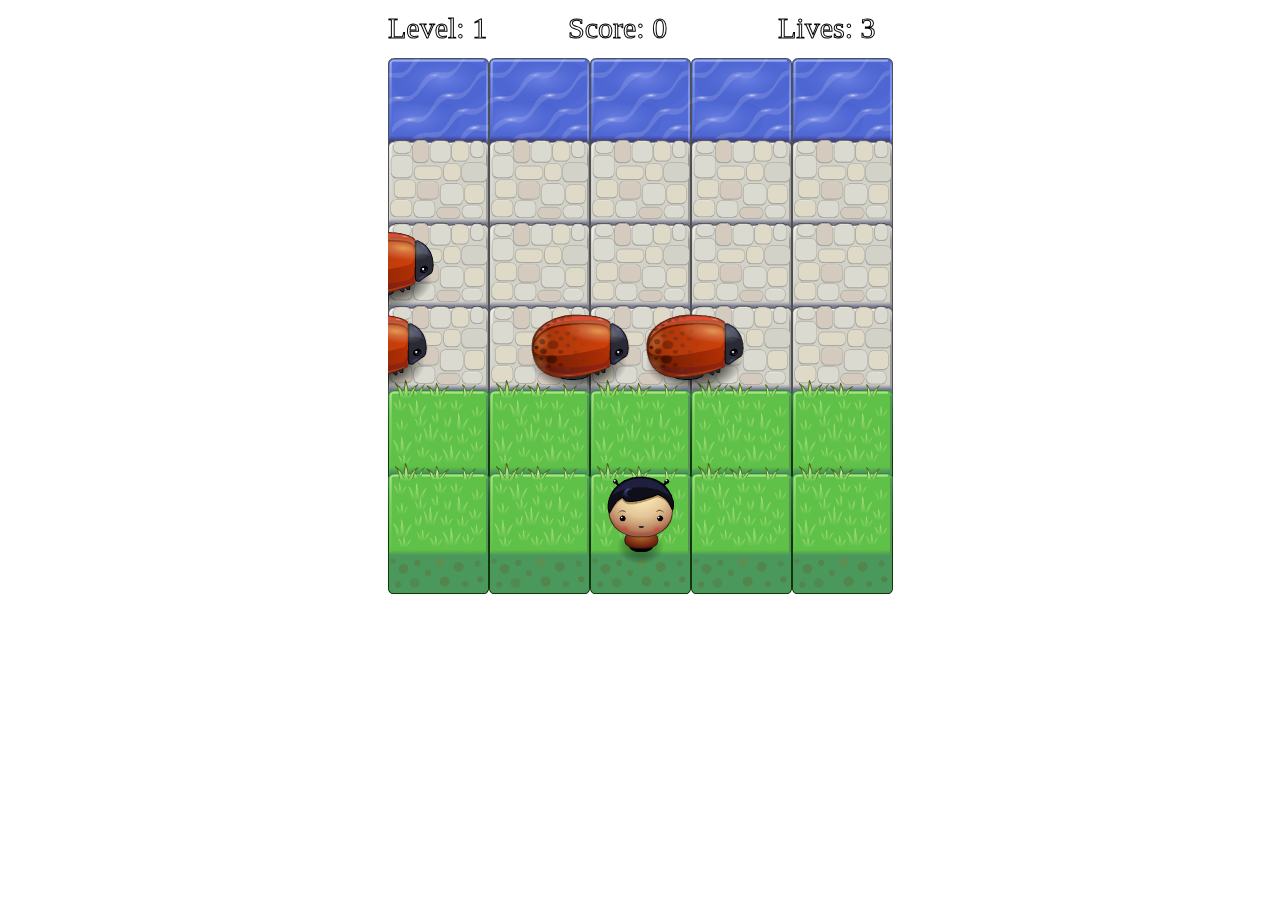
<file: udacity/arcade-game/index.html>
<!DOCTYPE html>
<html>
<head>
    <meta charset="UTF-8">
    <title>Effective JavaScript: Frogger</title>
    <link rel="stylesheet" href="css/style.css">
</head>
<body>
    <script src="js/resources.js"></script>
    <script src="js/app.js"></script>
    <script src="js/engine.js"></script>
</body>
</html>
</file>
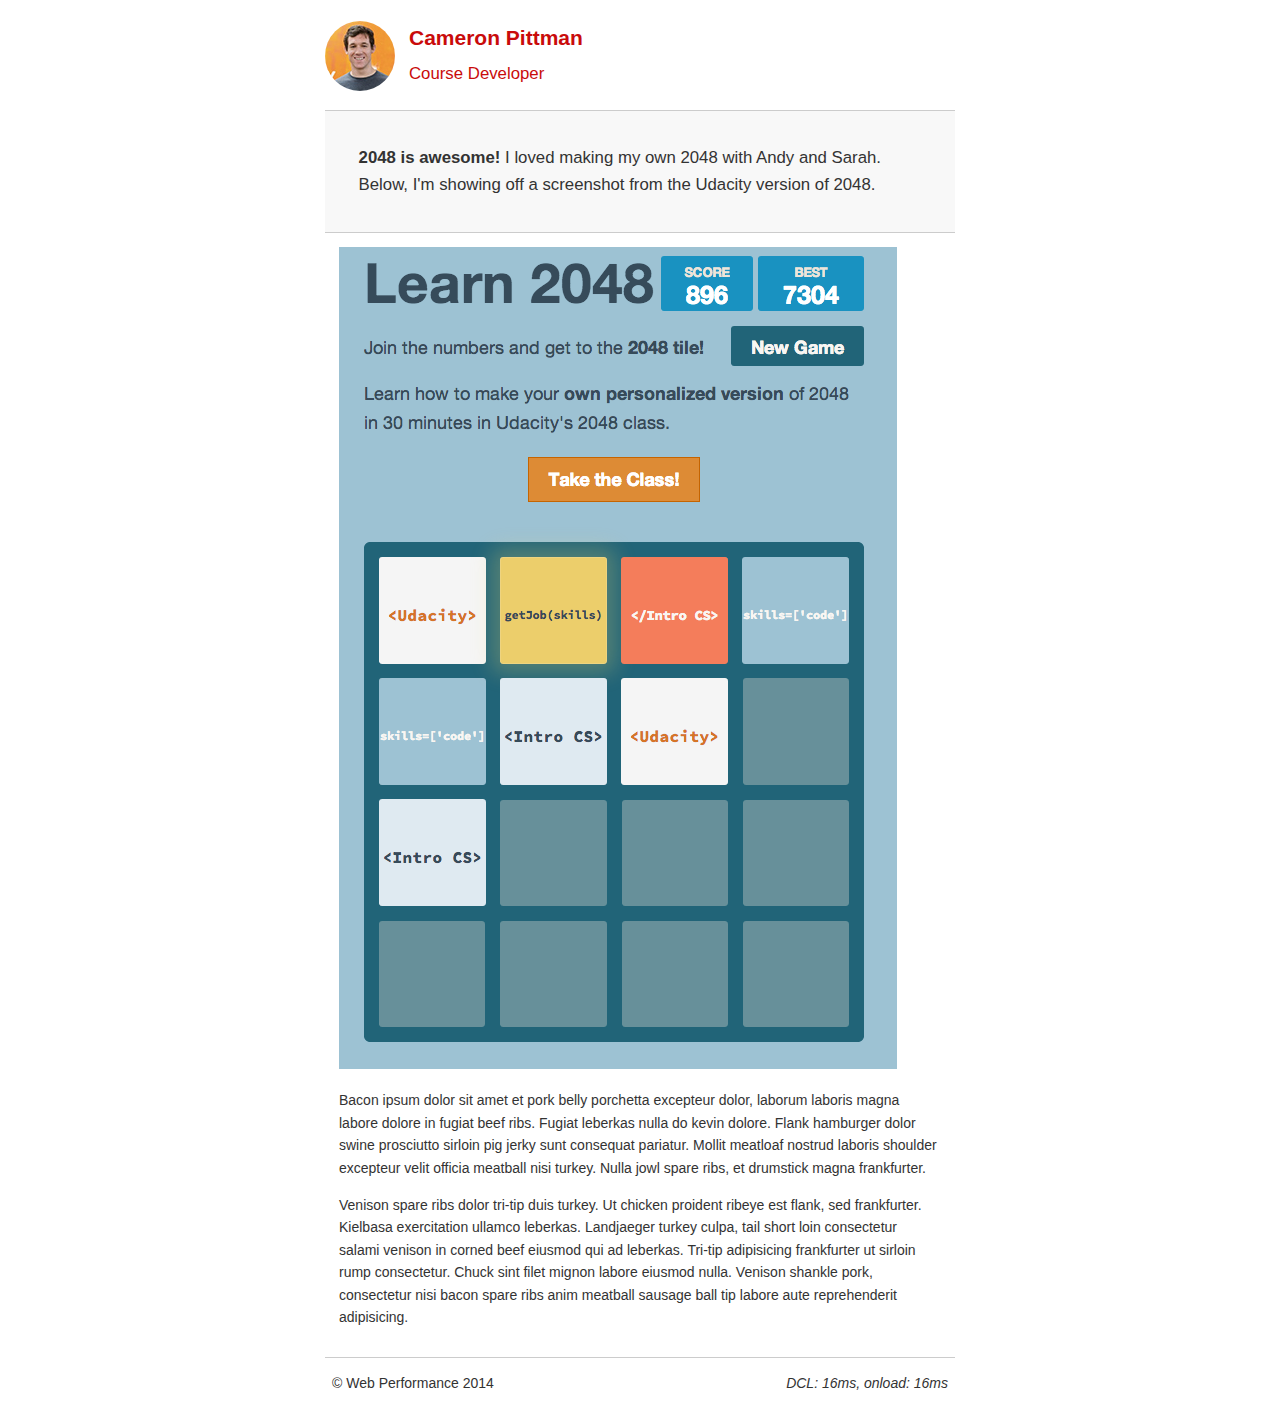
<file: udacity/perf-check/project-2048.html>
<!DOCTYPE html>
<html lang="en">
  <head>
    <meta charset="utf-8">
    <meta name="viewport" content="width=device-width, initial-scale=1">
    <meta name="description" content=" FILL ME IN ">
    <meta name="author" content=" FILL ME IN ">
    <title>Cameron Pittman: Portfolio</title>

    <!-- Hmm, what is the impact of web fonts on speed? Measure it... -->
    <!-- <link href="//fonts.googleapis.com/css?family=Open+Sans:400,700" rel="stylesheet"> -->

    <link href="css/style.css" rel="stylesheet">
    <link href="css/print.css" rel="stylesheet">

    <script>
      (function(w,g){w['GoogleAnalyticsObject']=g;
      w[g]=w[g]||function(){(w[g].q=w[g].q||[]).push(arguments)};w[g].l=1*new Date();})(window,'ga');

      // Optional TODO: replace with your Google Analytics profile ID.
      ga('create', 'UA-XXXX-Y');
      ga('send', 'pageview');
    </script>
    <script src="//www.google-analytics.com/analytics.js"></script>
    <script src="js/perfmatters.js"></script>
  </head>

  <body>
    <header>
      <a href="/"><img src="img/profilepic.jpg"></a>
      <p>Cameron Pittman<br><span>Course Developer</span></p>
    </header>

    <div class="container">
      <div class="hero">
        <strong>2048 is awesome!</strong> I loved making my own 2048 with Andy and Sarah. Below, I'm showing off a screenshot from the Udacity version of 2048.
      </div>

      <div class="content">

        <img class="img-responsive" src="img/2048.png">

        <p>Bacon ipsum dolor sit amet et pork belly porchetta excepteur dolor, laborum laboris magna labore dolore in fugiat beef ribs. Fugiat leberkas nulla do kevin dolore. Flank hamburger dolor swine prosciutto sirloin pig jerky sunt consequat pariatur. Mollit meatloaf nostrud laboris shoulder excepteur velit officia meatball nisi turkey. Nulla jowl spare ribs, et drumstick magna frankfurter.</p>

        <p>Venison spare ribs dolor tri-tip duis turkey. Ut chicken proident ribeye est flank, sed frankfurter. Kielbasa exercitation ullamco leberkas. Landjaeger turkey culpa, tail short loin consectetur salami venison in corned beef eiusmod qui ad leberkas. Tri-tip adipisicing frankfurter ut sirloin rump consectetur. Chuck sint filet mignon labore eiusmod nulla. Venison shankle pork, consectetur nisi bacon spare ribs anim meatball sausage ball tip labore aute reprehenderit adipisicing.</p>

    </div>

    <footer>
      <p>&copy; Web Performance 2014 <span id="crp-stats"></span></p>
    </footer>
  </body>
</html>
</file>
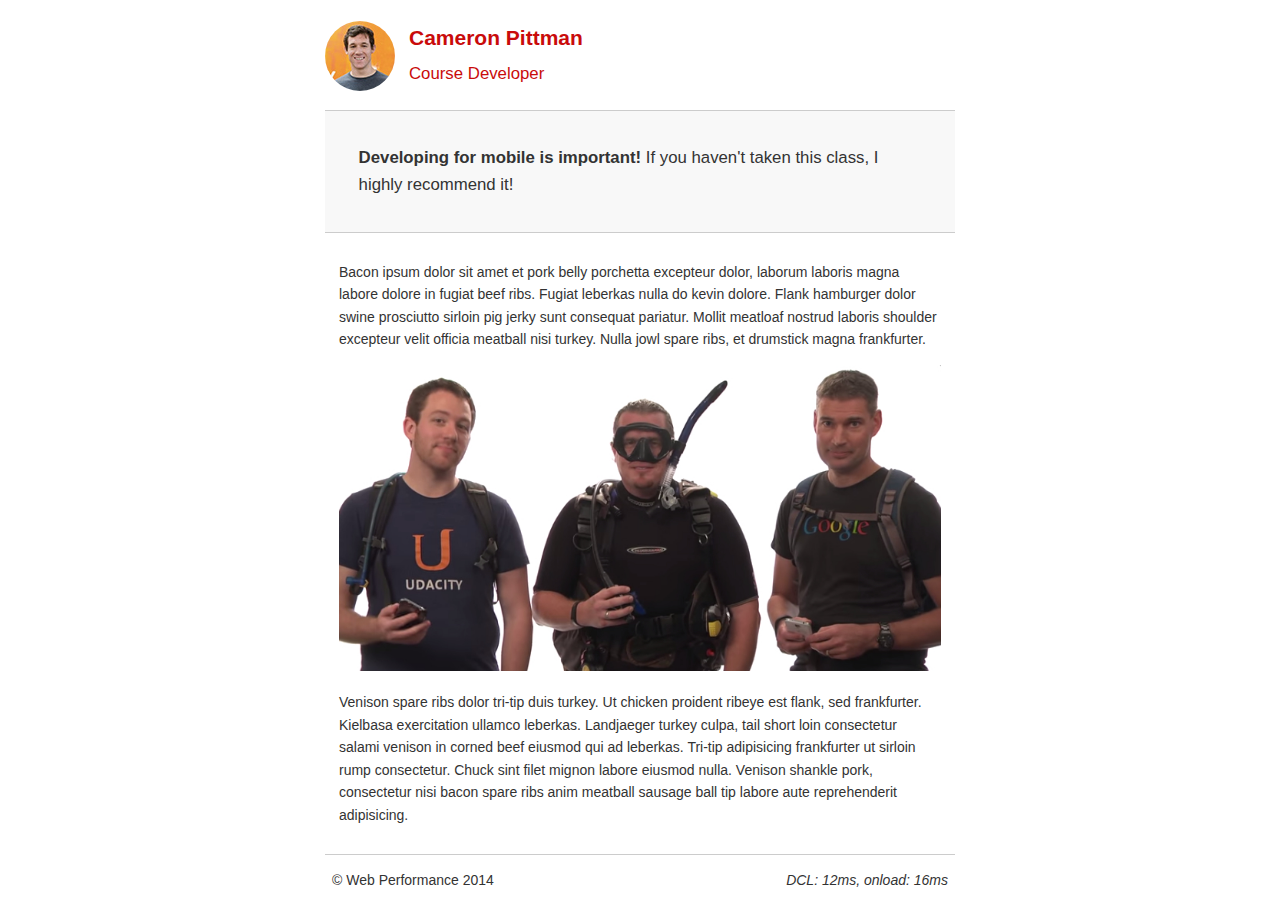
<file: udacity/perf-check/project-mobile.html>
<!DOCTYPE html>
<html lang="en">
  <head>
    <meta charset="utf-8">
    <meta name="viewport" content="width=device-width, initial-scale=1">
    <meta name="description" content=" FILL ME IN ">
    <meta name="author" content=" FILL ME IN ">
    <title>Cameron Pitman: Portfolio</title>

    <!-- Hmm, what is the impact of web fonts on speed? Measure it... -->
    <!-- <link href="//fonts.googleapis.com/css?family=Open+Sans:400,700" rel="stylesheet"> -->

    <link href="css/style.css" rel="stylesheet">
    <link href="css/print.css" rel="stylesheet">

    <script>
      (function(w,g){w['GoogleAnalyticsObject']=g;
      w[g]=w[g]||function(){(w[g].q=w[g].q||[]).push(arguments)};w[g].l=1*new Date();})(window,'ga');

      // Optional TODO: replace with your Google Analytics profile ID.
      ga('create', 'UA-XXXX-Y');
      ga('send', 'pageview');
    </script>
    <script src="http://www.google-analytics.com/analytics.js"></script>
    <script async src="js/perfmatters.js"></script>
  </head>

  <body>
    <header>
      <a href="/"><img src="img/profilepic.jpg"></a>
      <p>Cameron Pittman<br><span>Course Developer</span></p>
    </header>

    <div class="container">
      <div class="hero">
        <strong>Developing for mobile is important!</strong> If you haven't taken this class, I highly recommend it!
      </div>

      <div class="content">

        <p>Bacon ipsum dolor sit amet et pork belly porchetta excepteur dolor, laborum laboris magna labore dolore in fugiat beef ribs. Fugiat leberkas nulla do kevin dolore. Flank hamburger dolor swine prosciutto sirloin pig jerky sunt consequat pariatur. Mollit meatloaf nostrud laboris shoulder excepteur velit officia meatball nisi turkey. Nulla jowl spare ribs, et drumstick magna frankfurter.</p>

        <img src="img/mobilewebdev.jpg">

        <p>Venison spare ribs dolor tri-tip duis turkey. Ut chicken proident ribeye est flank, sed frankfurter. Kielbasa exercitation ullamco leberkas. Landjaeger turkey culpa, tail short loin consectetur salami venison in corned beef eiusmod qui ad leberkas. Tri-tip adipisicing frankfurter ut sirloin rump consectetur. Chuck sint filet mignon labore eiusmod nulla. Venison shankle pork, consectetur nisi bacon spare ribs anim meatball sausage ball tip labore aute reprehenderit adipisicing.</p>

    </div>

    <footer>
      <p>&copy; Web Performance 2014 <span id="crp-stats"></span></p>
    </footer>
  </body>
</html>
</file>
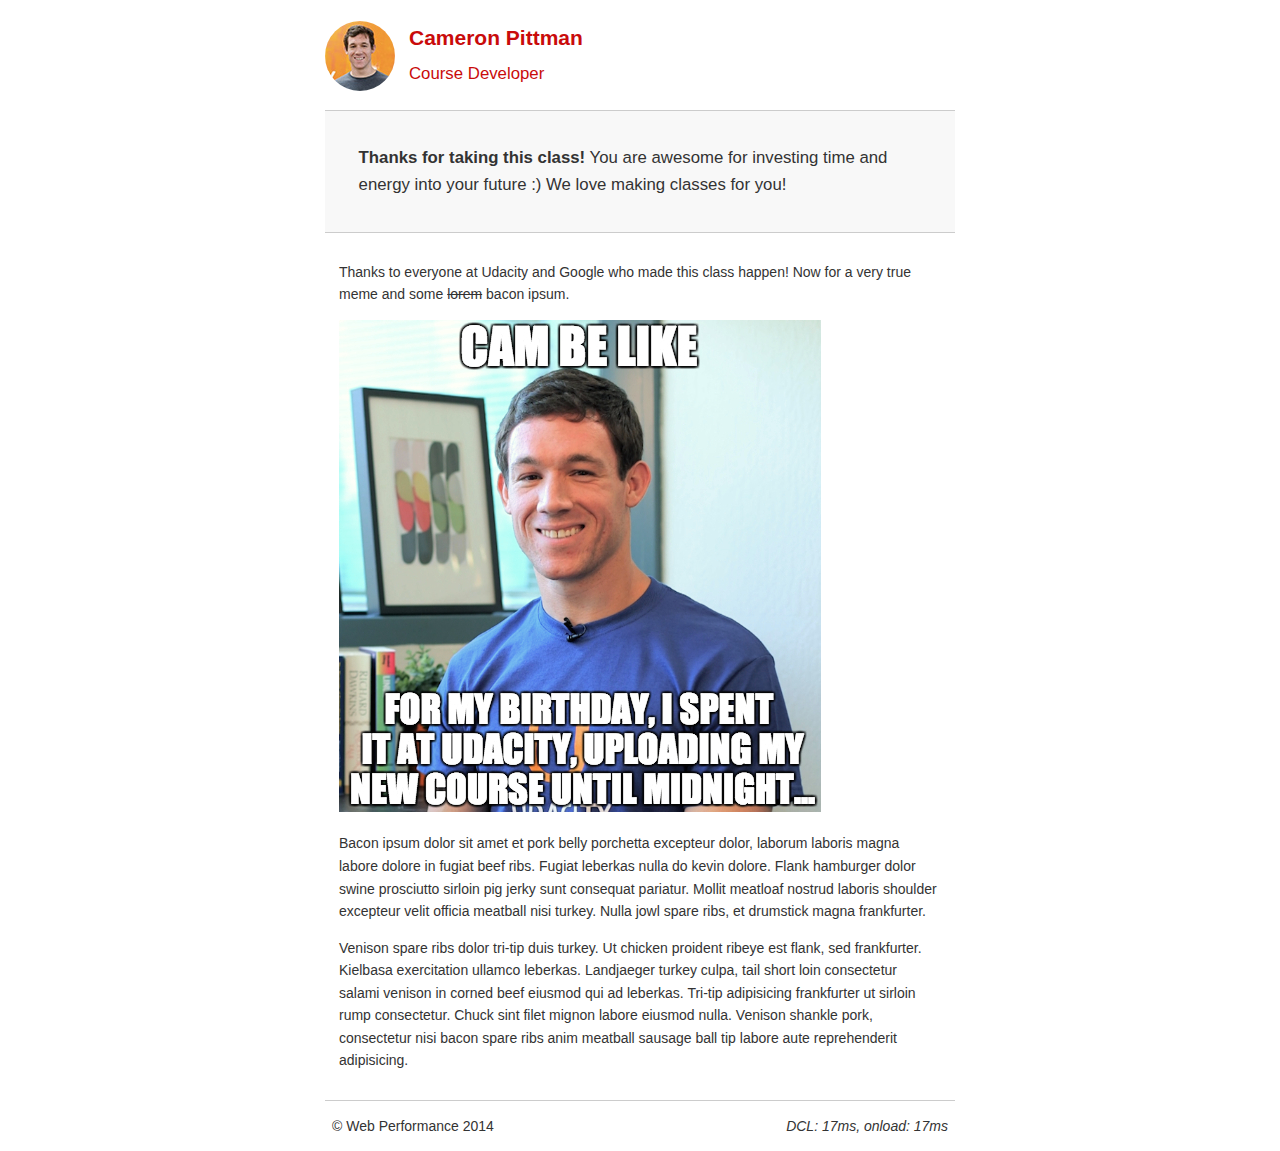
<file: udacity/perf-check/project-webperf.html>
<!DOCTYPE html>
<html lang="en">
  <head>
    <meta charset="utf-8">
    <meta name="viewport" content="width=device-width, initial-scale=1">
    <meta name="description" content=" FILL ME IN ">
    <meta name="author" content=" FILL ME IN ">
    <title>Cameron Pittman: Portfolio</title>

    <!-- Hmm, what is the impact of web fonts on speed? Measure it... -->
    <!-- <link href="//fonts.googleapis.com/css?family=Open+Sans:400,700" rel="stylesheet"> -->

    <link href="css/style.css" rel="stylesheet">
    <link href="css/print.css" rel="stylesheet">

    <script>
      (function(w,g){w['GoogleAnalyticsObject']=g;
      w[g]=w[g]||function(){(w[g].q=w[g].q||[]).push(arguments)};w[g].l=1*new Date();})(window,'ga');

      // Optional TODO: replace with your Google Analytics profile ID.
      ga('create', 'UA-XXXX-Y');
      ga('send', 'pageview');
    </script>
    <script src="http://www.google-analytics.com/analytics.js"></script>
    <script async src="js/perfmatters.js"></script>
  </head>

  <body>
    <header>
      <a href="/"><img src="img/profilepic.jpg"></a>
      <p>Cameron Pittman<br><span>Course Developer</span></p>
    </header>

    <div class="container">
      <div class="hero">
        <strong>Thanks for taking this class!</strong> You are awesome for investing time and energy into your future :) We love making classes for you!
      </div>

      <div class="content">

        <p>Thanks to everyone at Udacity and Google who made this class happen! Now for a very true meme and some <strike>lorem</strike> bacon ipsum.</p>

        <img src="img/cam_be_like.jpg">

        <p>Bacon ipsum dolor sit amet et pork belly porchetta excepteur dolor, laborum laboris magna labore dolore in fugiat beef ribs. Fugiat leberkas nulla do kevin dolore. Flank hamburger dolor swine prosciutto sirloin pig jerky sunt consequat pariatur. Mollit meatloaf nostrud laboris shoulder excepteur velit officia meatball nisi turkey. Nulla jowl spare ribs, et drumstick magna frankfurter.</p>

        <p>Venison spare ribs dolor tri-tip duis turkey. Ut chicken proident ribeye est flank, sed frankfurter. Kielbasa exercitation ullamco leberkas. Landjaeger turkey culpa, tail short loin consectetur salami venison in corned beef eiusmod qui ad leberkas. Tri-tip adipisicing frankfurter ut sirloin rump consectetur. Chuck sint filet mignon labore eiusmod nulla. Venison shankle pork, consectetur nisi bacon spare ribs anim meatball sausage ball tip labore aute reprehenderit adipisicing.</p>

    </div>

    <footer>
      <p>&copy; Web Performance 2014 <span id="crp-stats"></span></p>
    </footer>
  </body>
</html>
</file>
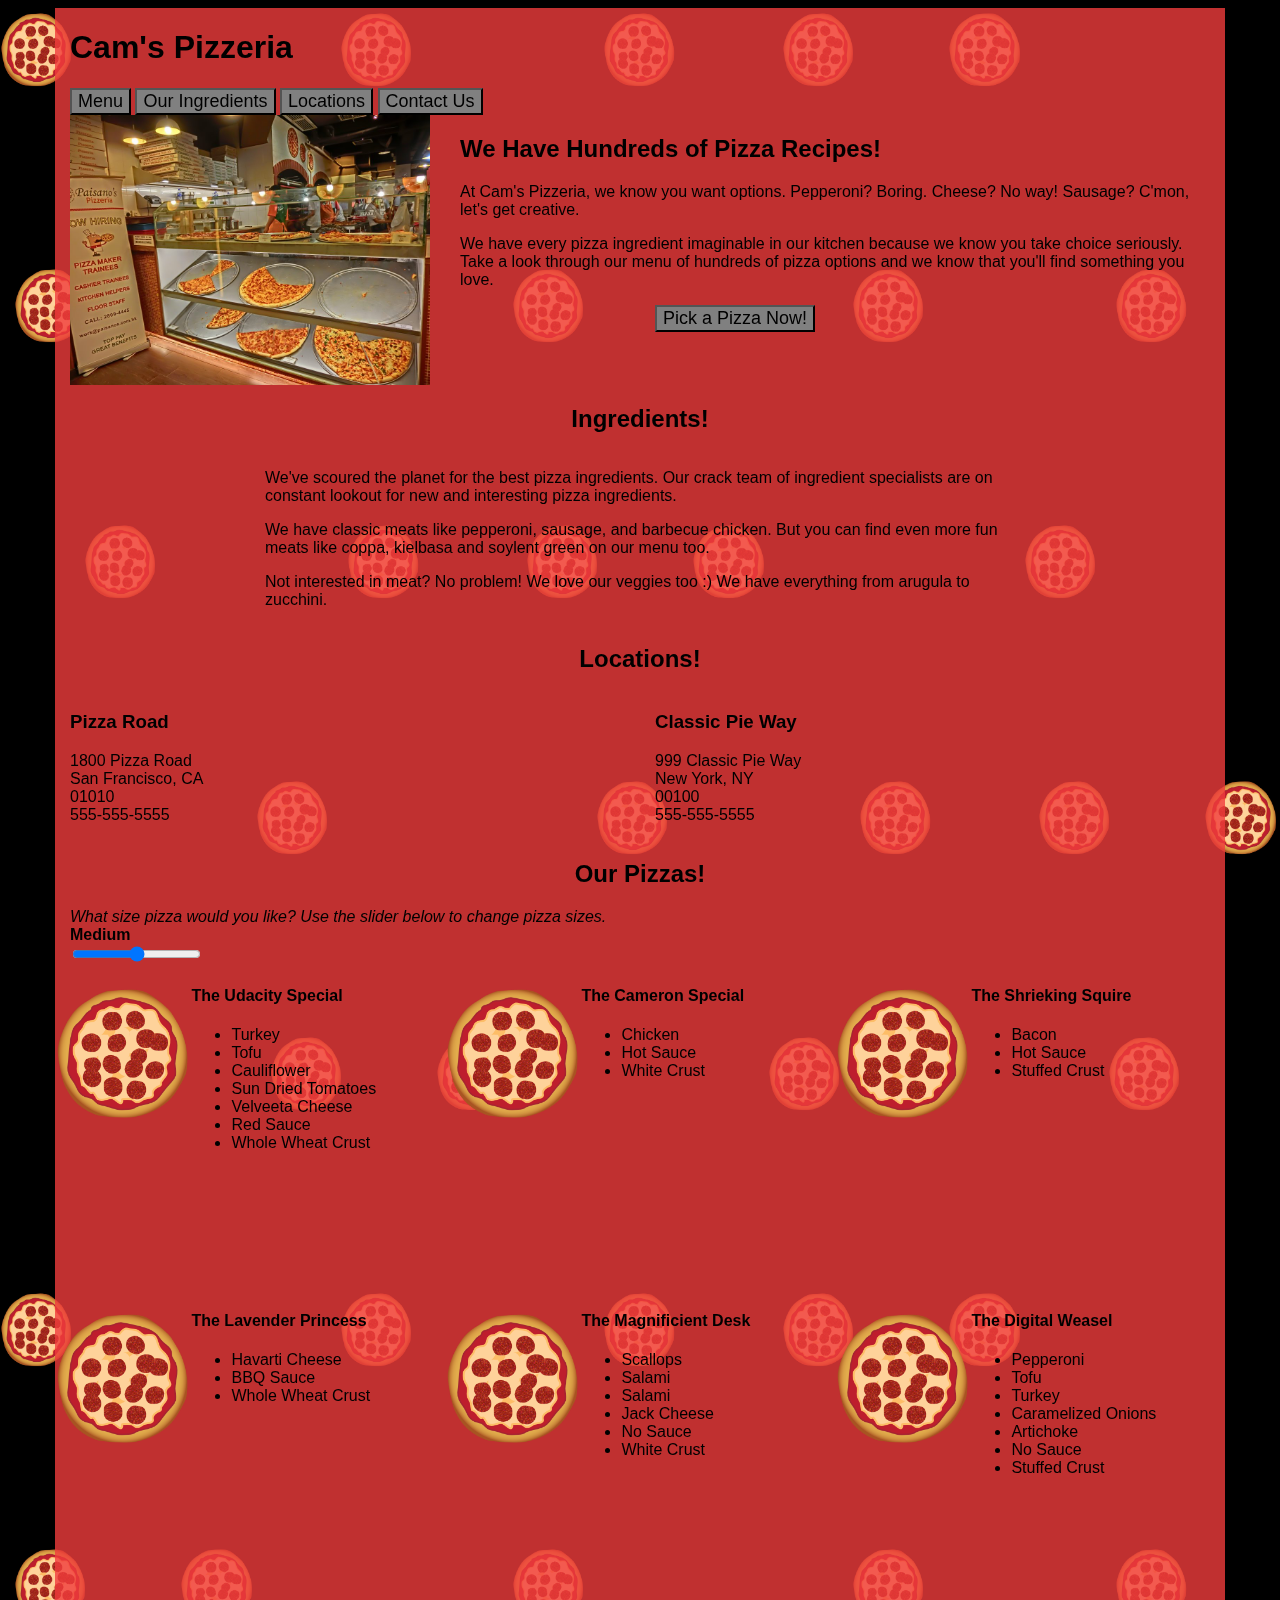
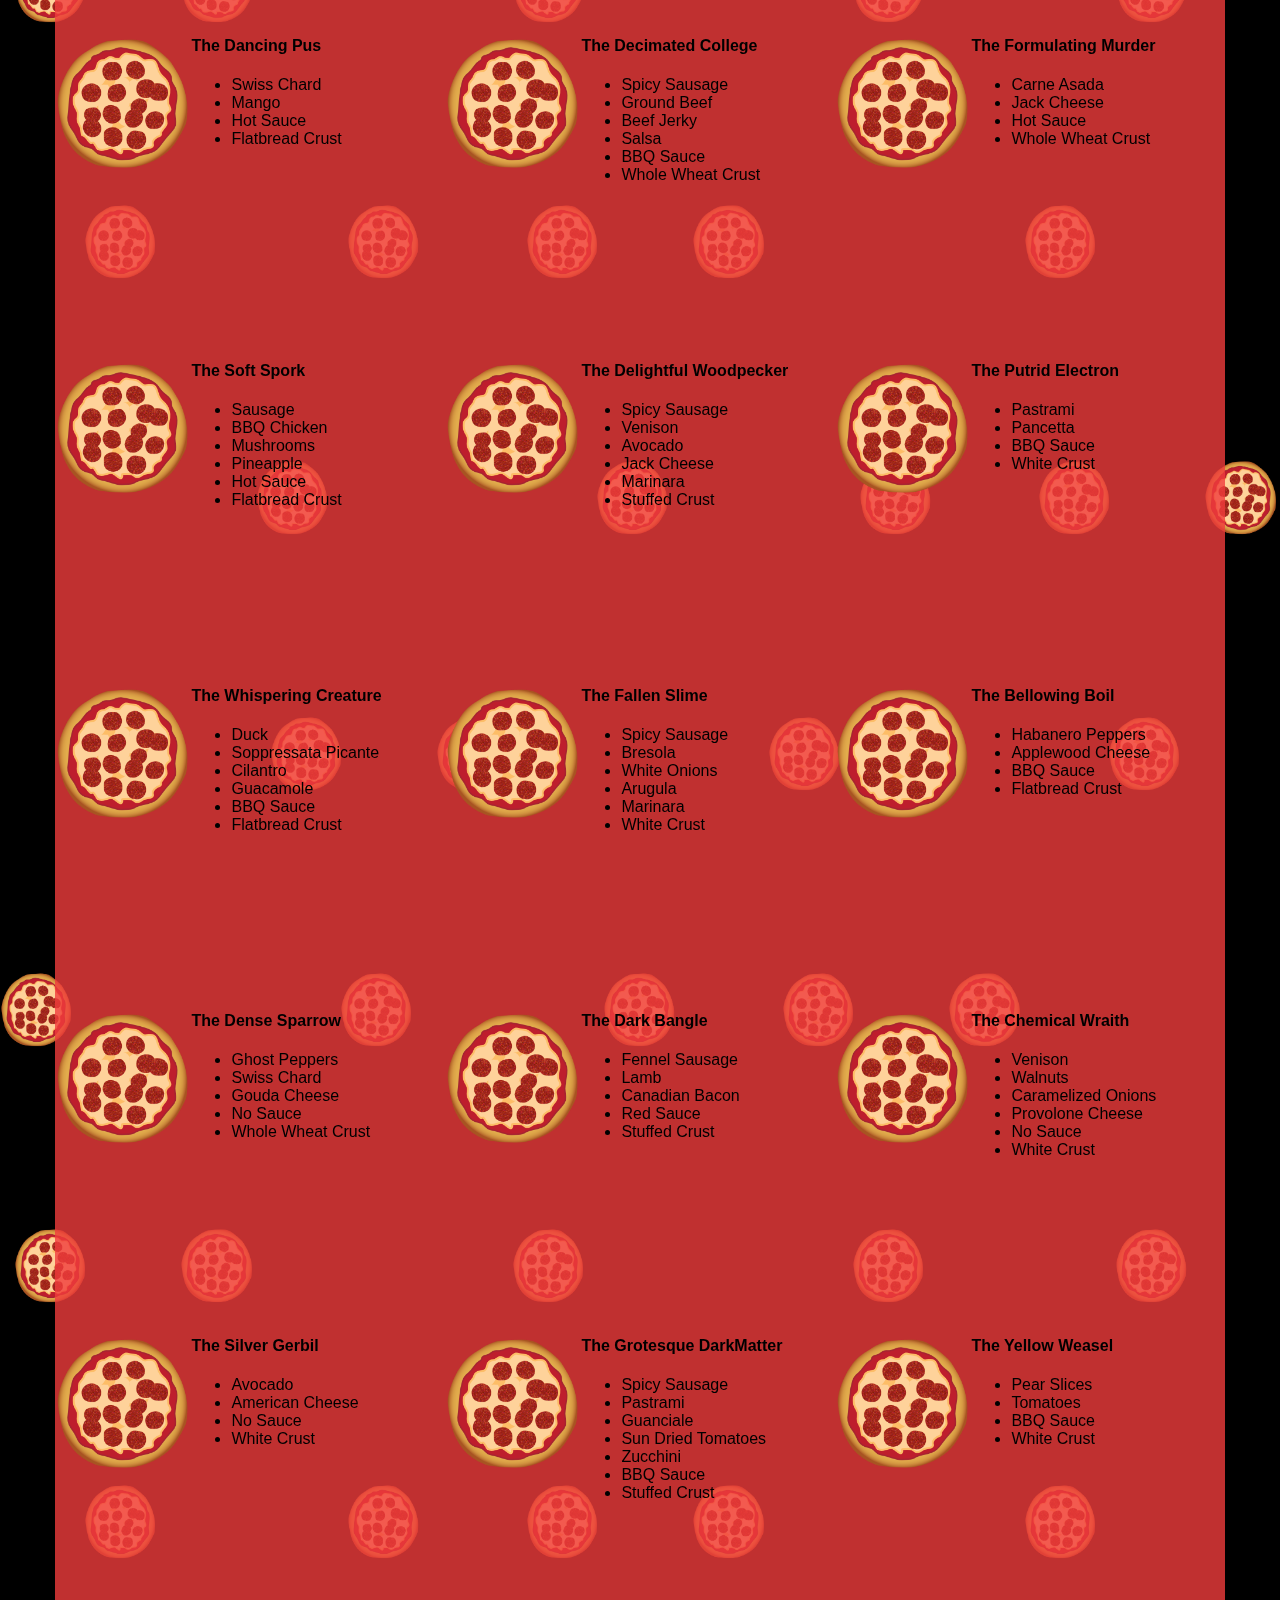
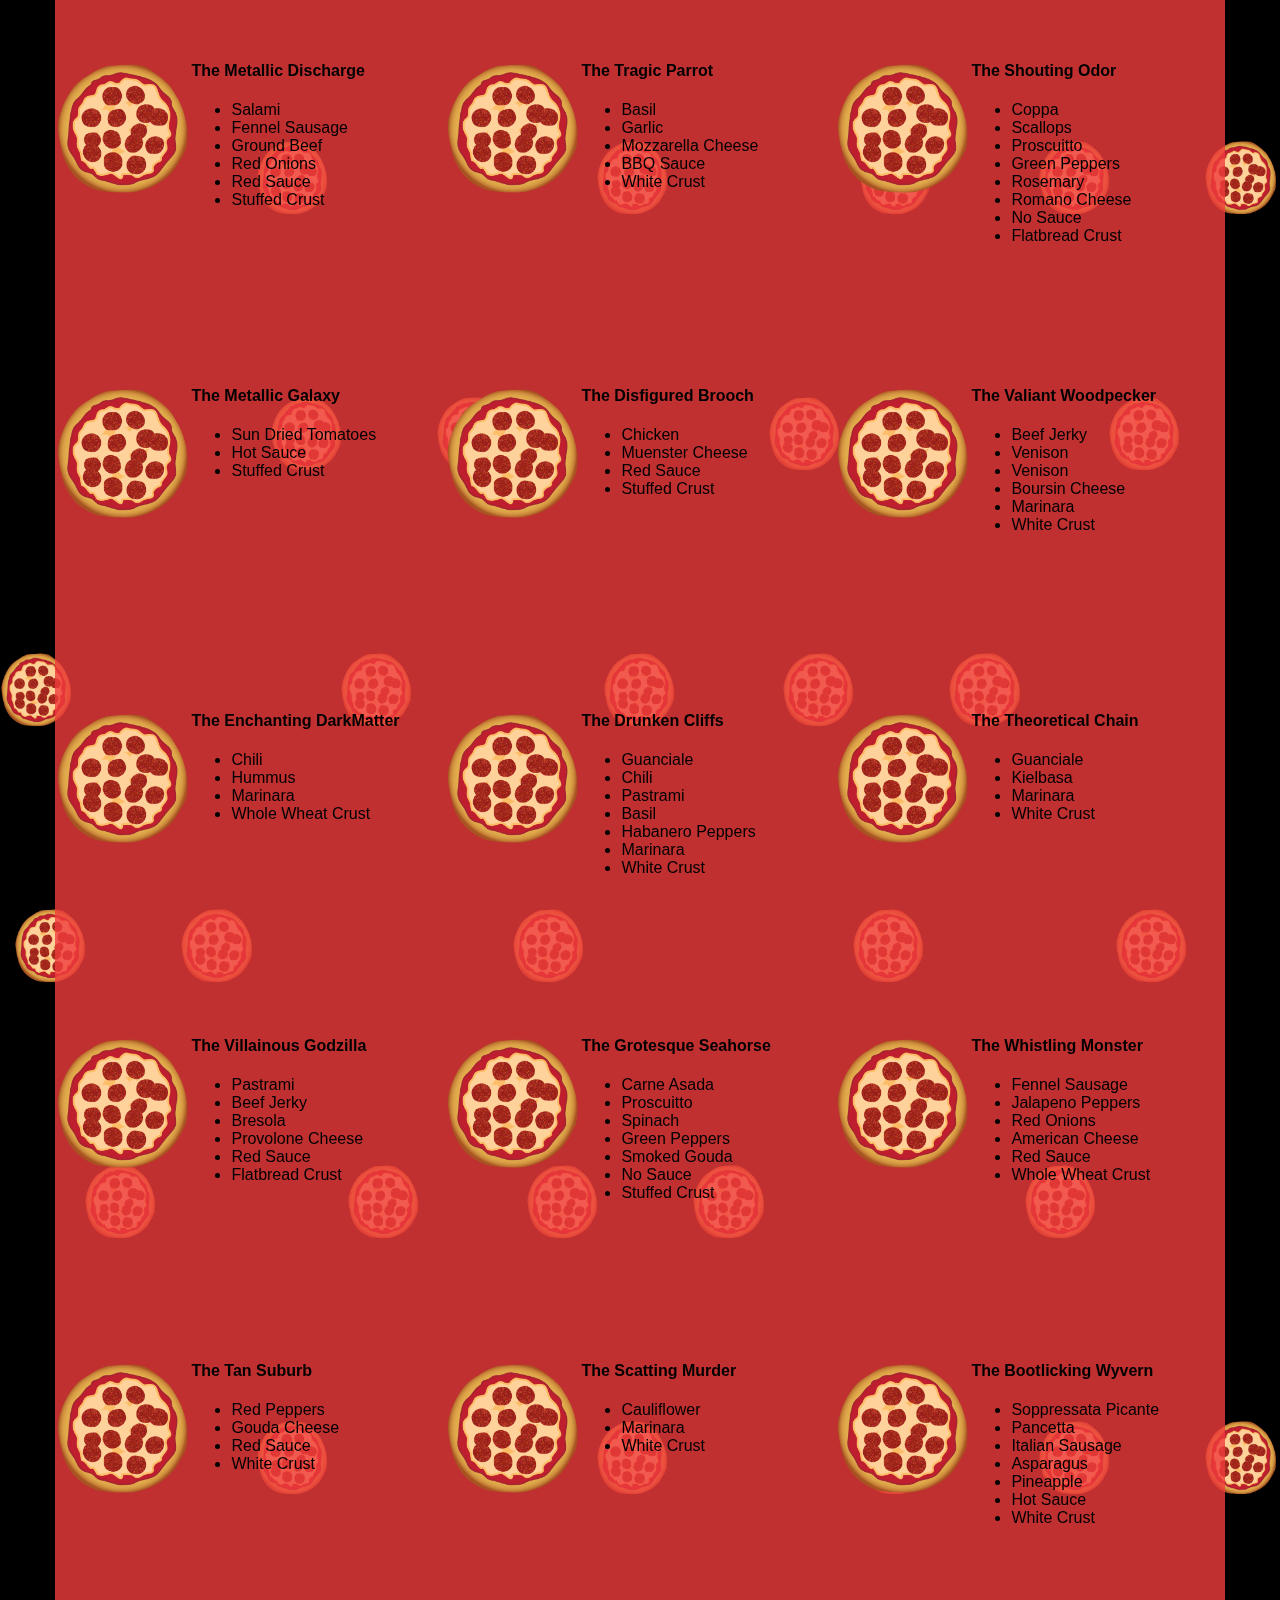
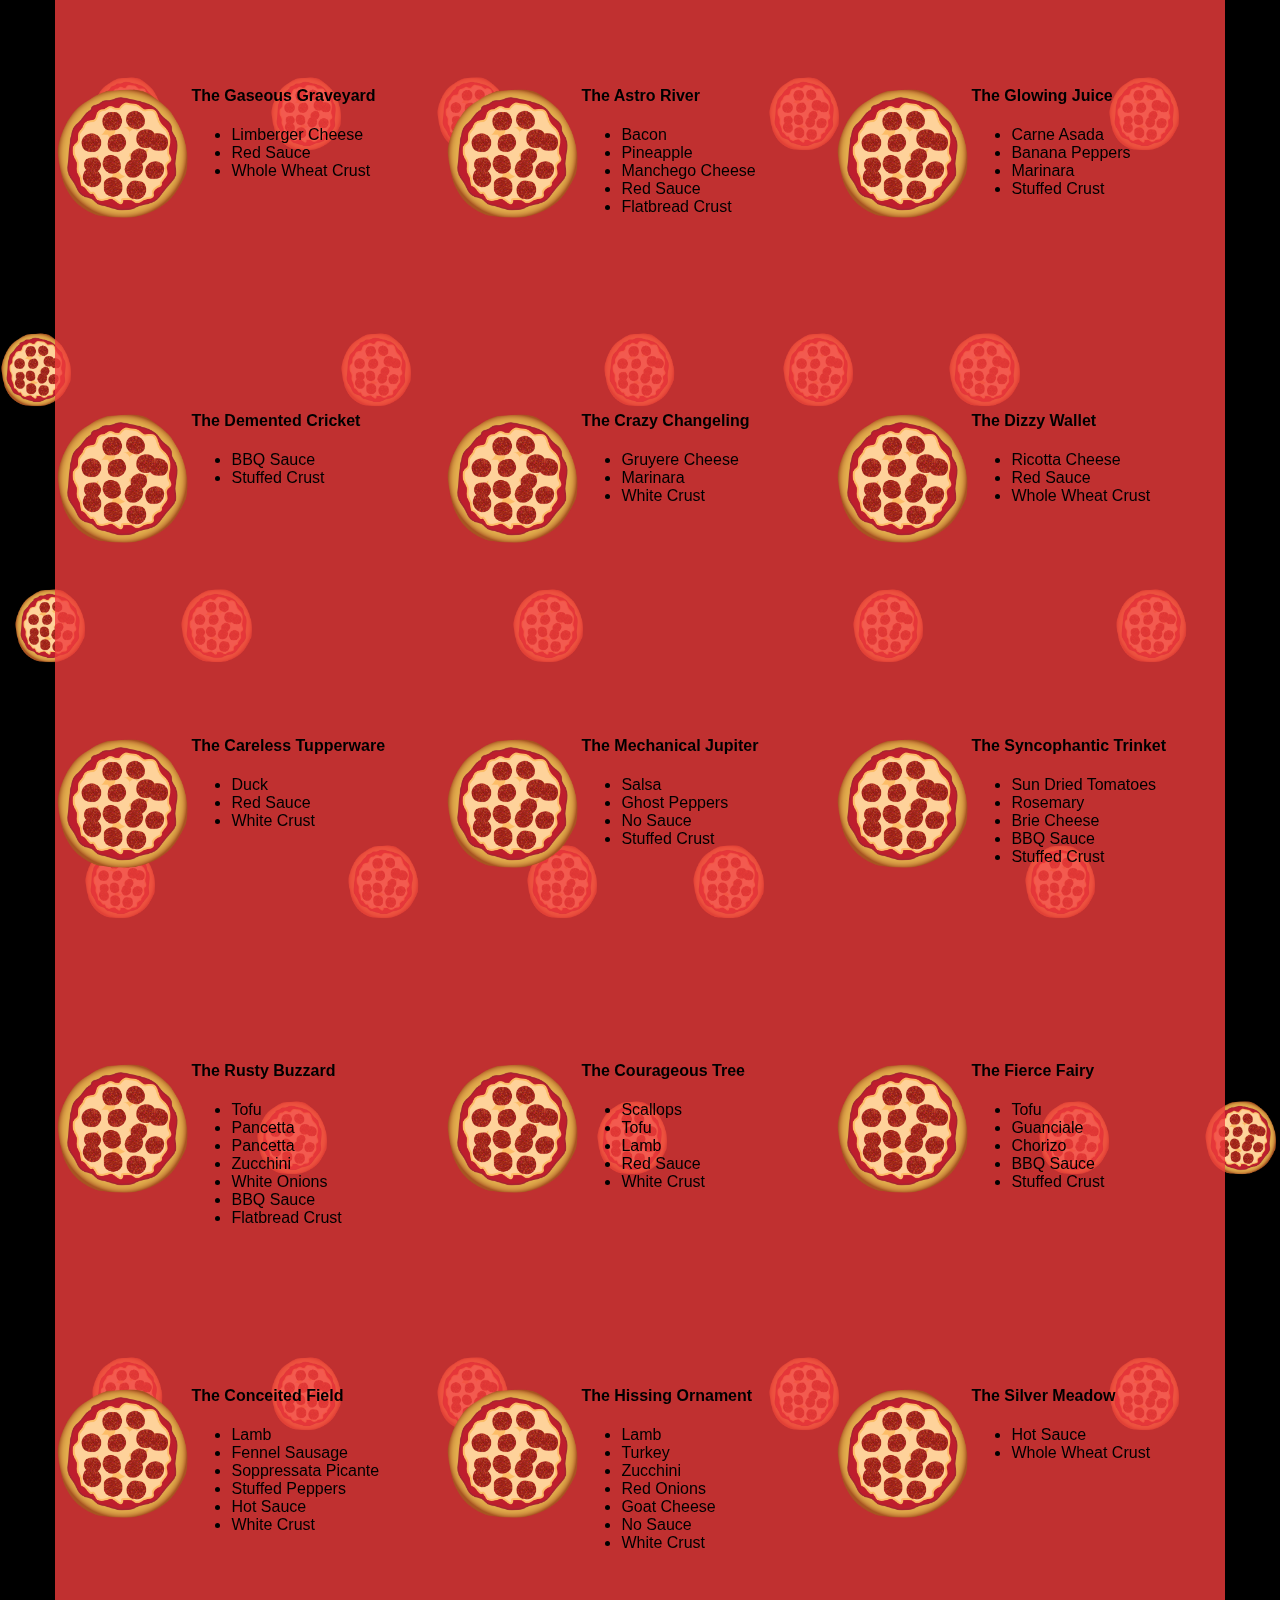
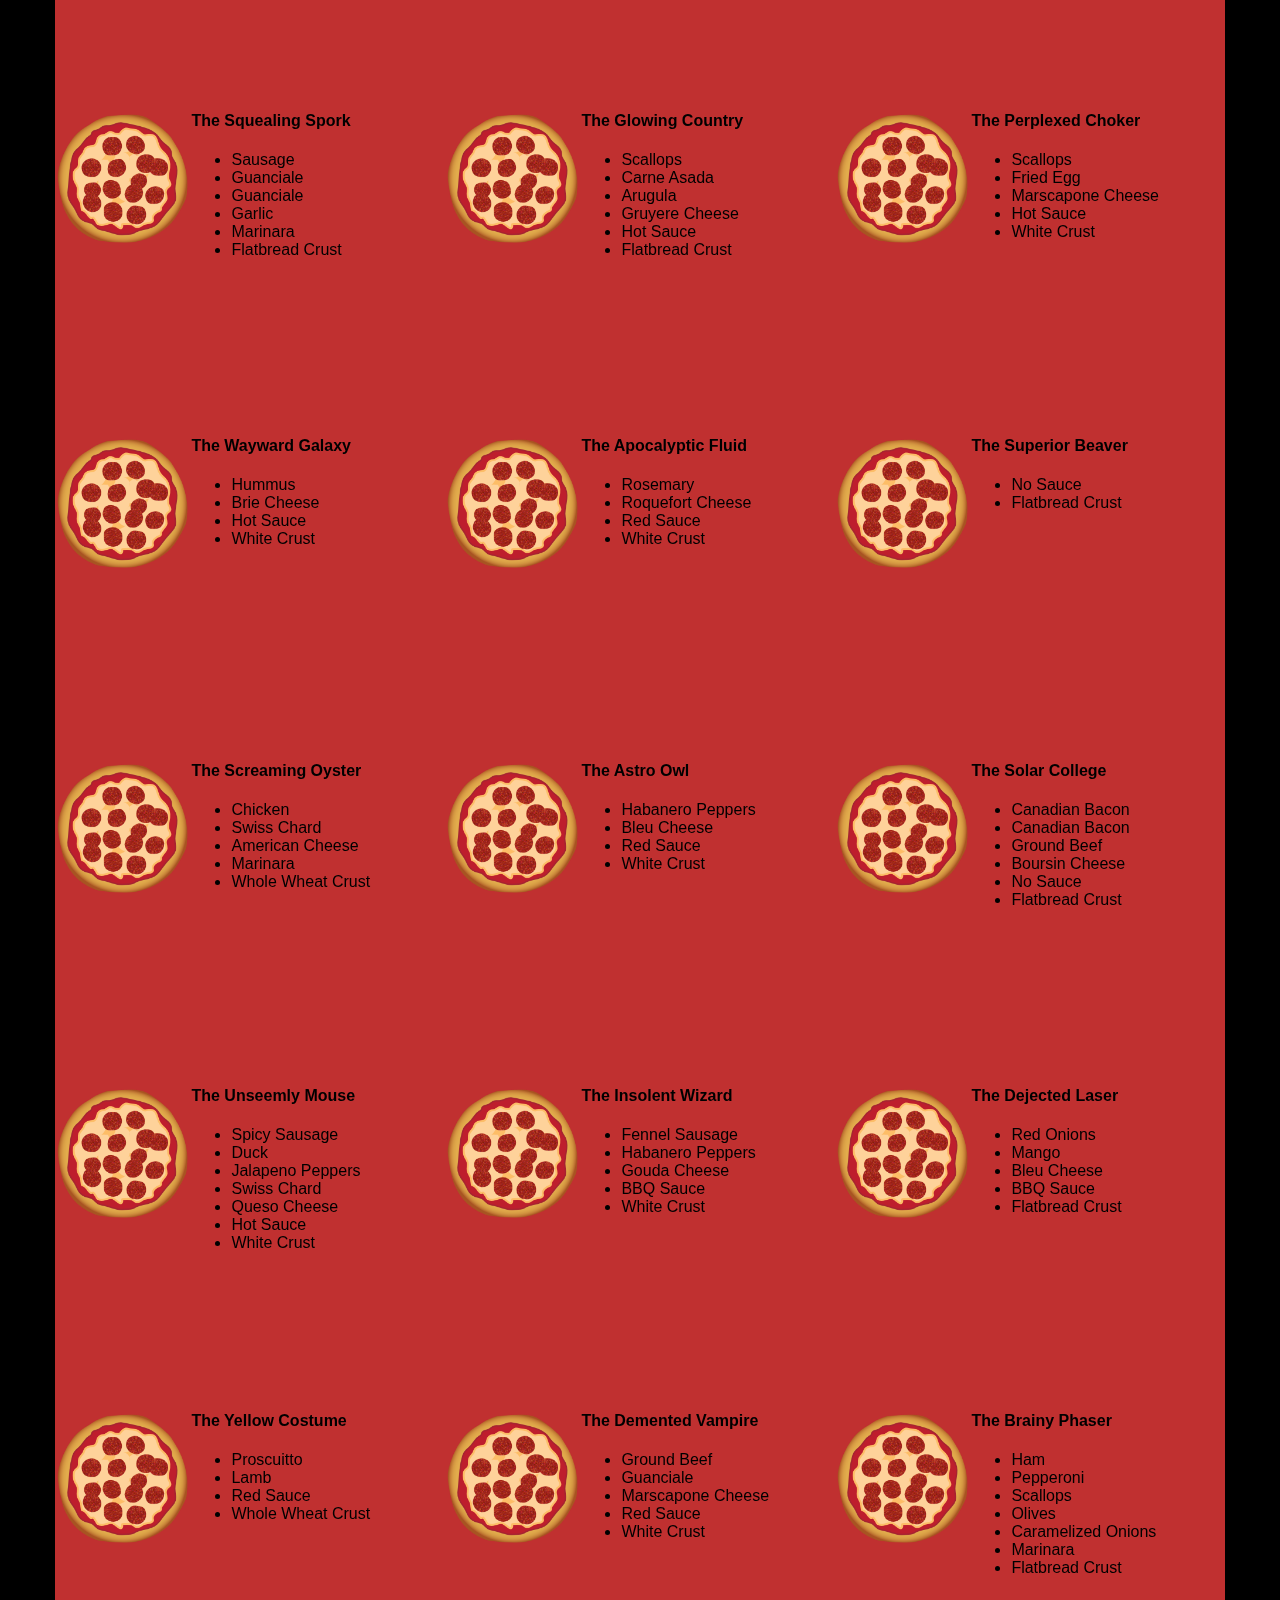
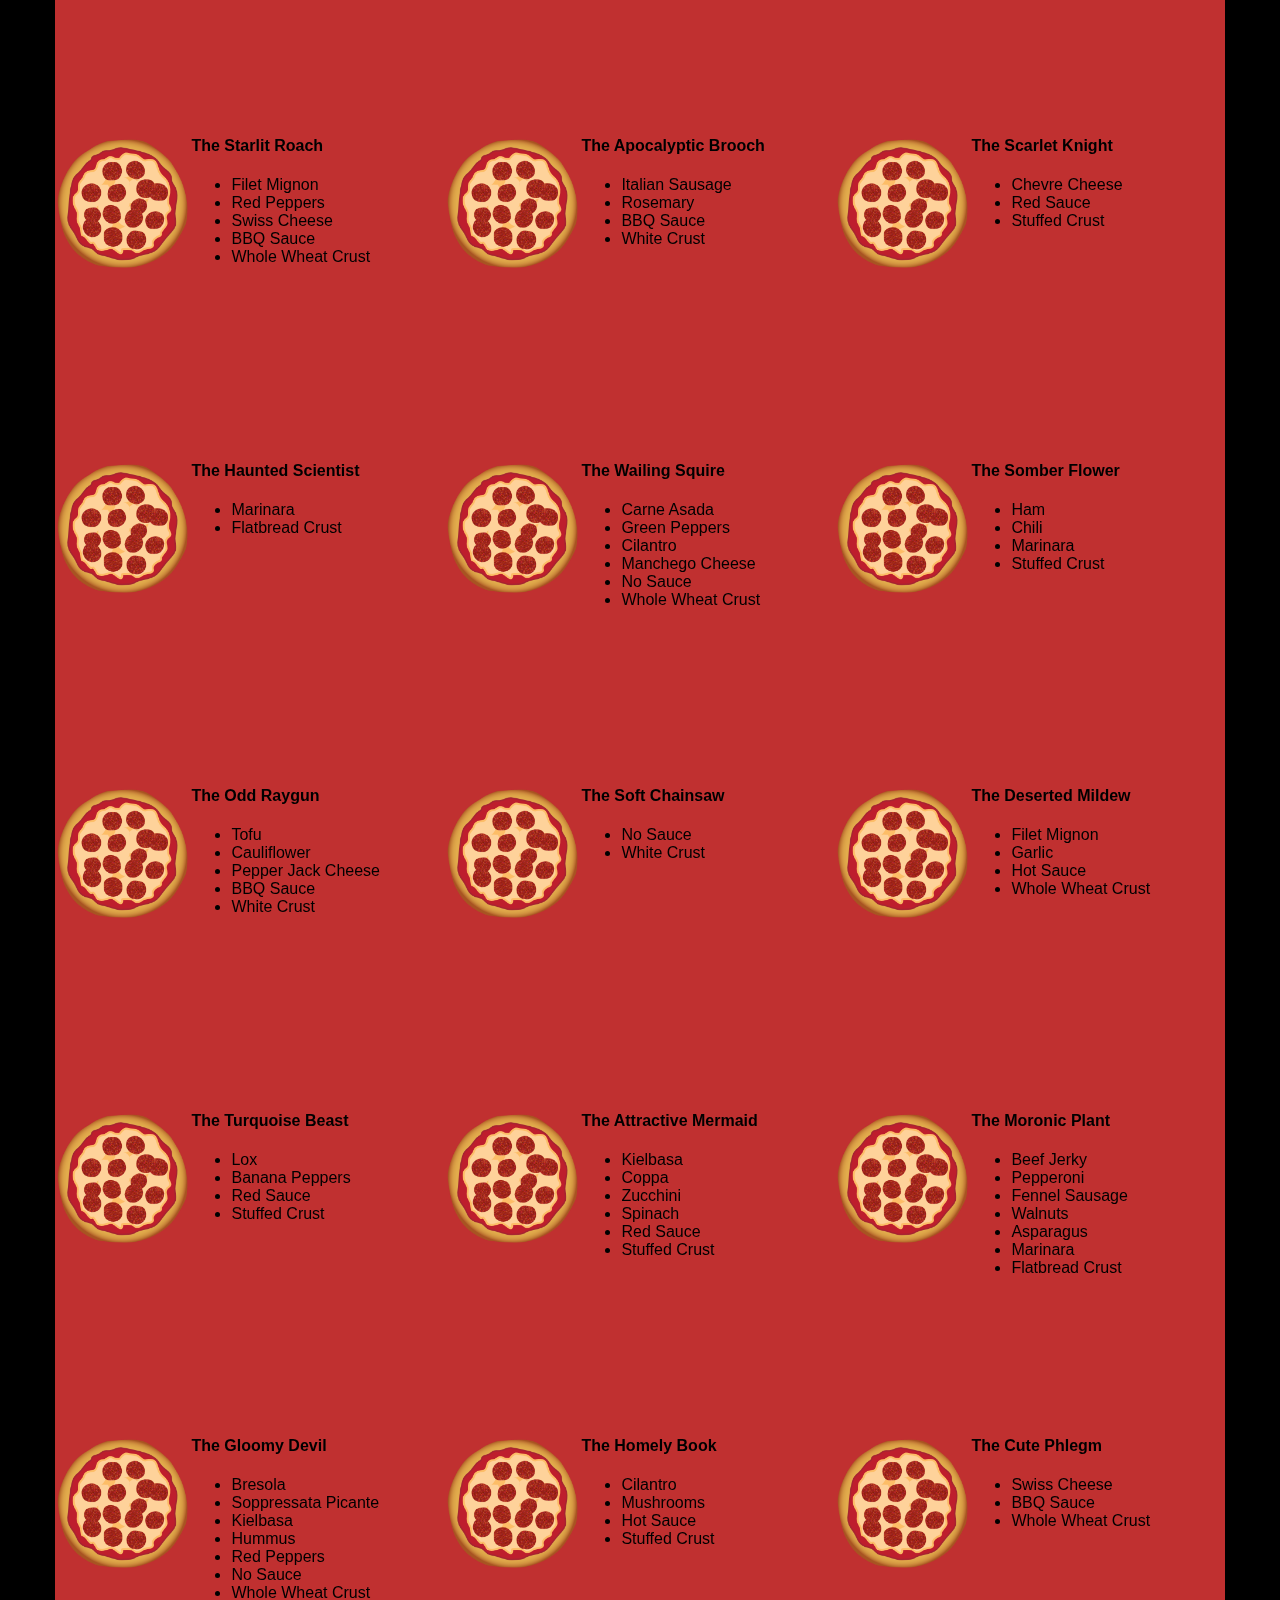
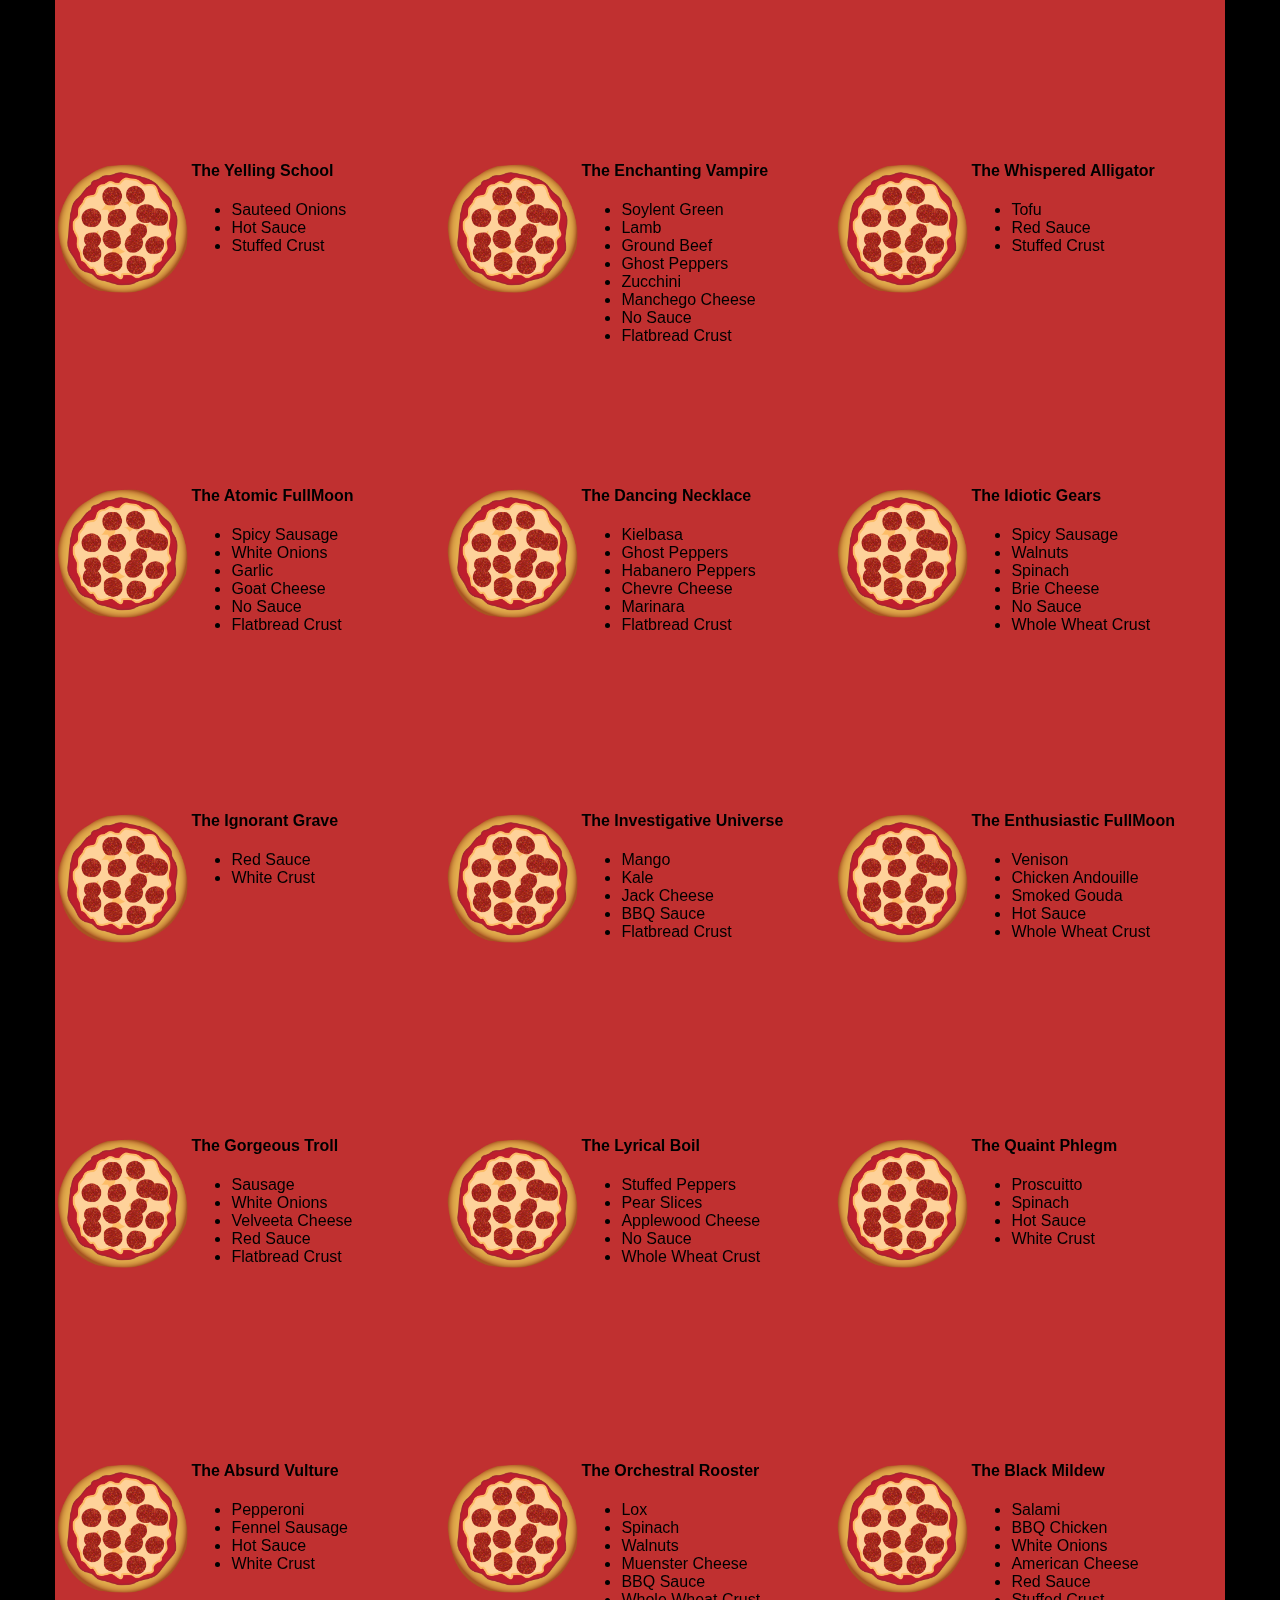
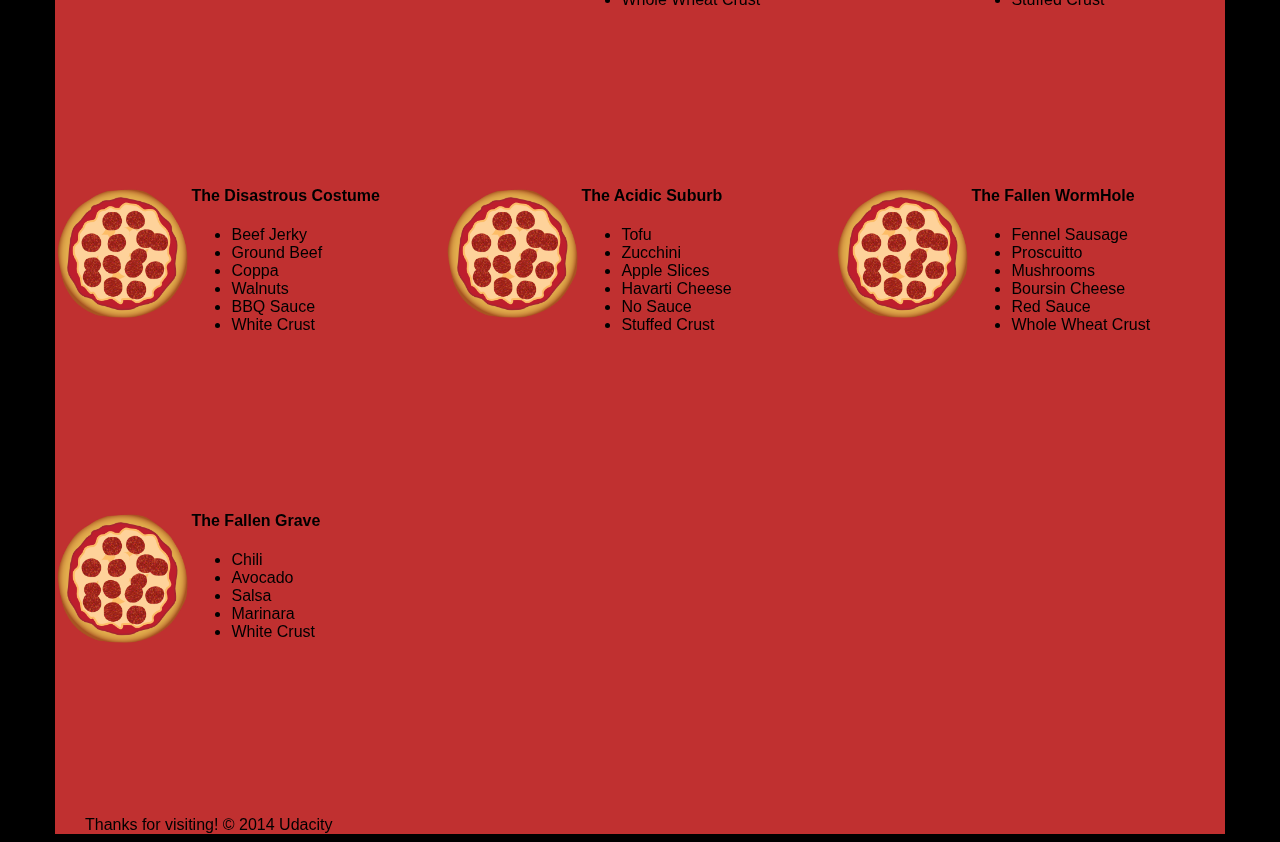
<file: udacity/perf-check/views/pizza.html>
<!DOCTYPE HTML>
<html>
<head>
  <link rel="stylesheet" href="css/style.css">
  <link rel="stylesheet" href="css/bootstrap-grid.css">
</head>

<body>
  <div class="container">
    <div id="header" class="row">
      <div class="col-md-6">
        <div class="row">
          <div class="col-md-12">
            <h1>Cam's Pizzeria</h1>
            <div class="row">
              <div id="menu" class="col-md-12">
                <form action="#randomPizzas">
                  <input type="submit" value="Menu">
                </form>
                <form action="#ingredients">
                  <input type="submit" value="Our Ingredients">
                </form>
                <form action="#locations">
                  <input type="submit" value="Locations">
                </form>
                <form action="#" onsubmit="alert('Thanks for clicking! This button doesn\'t do anything because this is a fake pizzeria :\)')">
                  <input type="submit" value="Contact Us">
                </form>
              </div>
            </div>
          </div>
        </div>
      </div>
      <div id="movingPizzas1" class="col-md-6">
      </div>
    </div>
    <div id="callToAction" class="row">
      <div class="col-md-4">
        <img src="images/pizzeria.jpg" class="img-responsive"> <!-- Image credit to: http://commons.wikimedia.org/wiki/File:HK_TST_night_%E5%98%89%E8%98%AD%E9%81%93_Granville_Road_restaurant_Paisano's_Pizzeria_pizza_Dec-2013.JPG -->
      </div>
      <div class="col-md-8">
        <div class="row">
          <div class="col-md-12">
            <h2>We Have Hundreds of Pizza Recipes!</h2>
            <p>At Cam's Pizzeria, we know you want options. Pepperoni? Boring. Cheese? No way! Sausage? C'mon, let's get creative.</p>

            <p>We have every pizza ingredient imaginable in our kitchen because we know you take choice seriously. Take a look through our menu of hundreds of pizza options and we know that you'll find something you love.</p>
          </div>
        </div>
        <div class="row">
          <div class="col-md-6 col-md-push-3">
            <form action="#randomPizzas">
              <input type="submit" value="Pick a Pizza Now!">
            </form>
          </div>
        </div>
      </div>
    </div>
    <div id="ingredients" class="row">
      <div class="col-md-8 col-md-push-2">
        <div class="row">
          <div class="col-md-12 centered">
            <h2>Ingredients!</h2>
          </div>
        </div>
        <div class="row">
          <div class="col-md-12">
            <p>We've scoured the planet for the best pizza ingredients. Our crack team of ingredient specialists are on constant lookout for new and interesting pizza ingredients.</p>

            <p>We have classic meats like pepperoni, sausage, and barbecue chicken. But you can find even more fun meats like coppa, kielbasa and soylent green on our menu too.</p>

            <p>Not interested in meat? No problem! We love our veggies too :) We have everything from arugula to zucchini.</p>
          </div>
        </div>
      </div>
    </div>
    <div id="locations" class="row">
      <div class="col-md-12">
        <h2 style="text-align: center">Locations!</h2>
        <div class="row">
          <div class="col-md-6">
            <h3>Pizza Road</h3>
            <p>1800 Pizza Road<br>San Francisco, CA<br>01010<br>555-555-5555</p>
          </div>
          <div class="col-md-6">
            <h3>Classic Pie Way</h3>
            <p>999 Classic Pie Way<br>New York, NY<br>00100<br>555-555-5555</p>
          </div>
        </div>
      </div>
    </div>
    <div id="pizzaGenerator" class="row">
      <div class="col-md-12">
        <h2 style="text-align: center">Our Pizzas!</h2>
        <div class="row">
          <div class="col-md-12">
            <em>What size pizza would you like? Use the slider below to change pizza sizes.</em>
          </div>
          <div id="pizzaSize" class="col-md-6">Medium</div>
          <div class="col-md-12">
            <input id="sizeSlider" type="range" min="1" max="3" value="2" step="1" onchange="resizePizzas(this.value)"></input>
          </div>
        </div>
        <div id="randomPizzas" class="row">
          <div id="pizza0" class="randomPizzaContainer" style="width:33.33%; height: 325px;">
            <div style="width:35%">
              <img src="images/pizza.png" class="img-responsive">
            </div>
            <div style="width:65%">
              <h4>The Udacity Special</h4>
              <ul>
                <li>Turkey</li>
                <li>Tofu</li>
                <li>Cauliflower</li>
                <li>Sun Dried Tomatoes</li>
                <li>Velveeta Cheese</li>
                <li>Red Sauce</li>
                <li>Whole Wheat Crust</li>
              </ul>
            </div>
          </div>
          <div id="pizza1" class="randomPizzaContainer" style="width:33.33%; height: 325px;">
            <div style="width:35%">
              <img src="images/pizza.png" class="img-responsive">
            </div>
            <div style="width:65%">
              <h4>The Cameron Special</h4>
              <ul>
                <li>Chicken</li>
                <li>Hot Sauce</li>
                <li>White Crust</li>
              </ul>
            </div>
          </div>
        </div>
      </div>
    </div>
    <div id="footer" class="col-md-12">Thanks for visiting! &copy; 2014 Udacity</div>
  </div>
  <script type="text/javascript" src="js/main.js"></script>
</body>

</html>
</html>
</file>
<file: udacity/arcade-game/css/style.css>
body {
    text-align: center;
}
</file>
<file: udacity/perf-check/css/style.css>
html {
  font-size: 100%;
  overflow-y: scroll;
  -webkit-tap-highlight-color: rgba(0,0,0,0);
  -ms-text-size-adjust: 100%;
  -webkit-text-size-adjust: none;
}
body { margin: 0; font-size: 14px; line-height: 1.61; font-weight: 400; }
body, button, input, select, textarea { font-family: 'Open Sans', sans-serif; color: #333; }

a { color: #12C; }
a:visited { color: #61C; }
a:focus { outline: thin dotted; }
a:hover, a:active { color: #c00; outline: 0; }

b, strong { font-weight: bold; }
pre, code { font-family: monospace, monospace; font-size: 1em; }
ul, ol { margin: 1em 0; padding: 0 0 0 20px; }
img { border: 0; max-width: 100%; }

body { background: #fff; }
header, footer, .container { max-width: 45em; margin: 0 auto; }

header { padding: 0 0.5em; color: #C90B0B; }
header img { border-radius: 40px; float: left; }
header p { font-size:1.5em; font-weight: bold; padding-left: 4em;}
header p span { font-size: 0.8em; font-weight: normal;}

.hero { padding: 2em; background-color: #f8f8f8; font-size:1.2em;
  border-bottom: 1px solid #ccc;
  border-top: 1px solid #ccc;
}

.content { padding: 1em 1em; }
.content li { list-style-type: none; font-size: 1.1em;}
li img { float:left; padding-right: 1em; }
li p { font-size: 0.9em; font-style: italic; }

footer {
  padding: 0 0.5em;
  border-top: 1px solid #ccc;
}
footer span { float: right; font-style: italic; }

/* Smartphones (portrait) */
@media only screen and (max-width: 480px) {
  body { font-size: 12px;}
  header p { padding-left: 4.5em;}
}
</file>
<file: udacity/perf-check/css/print.css>
@media print {
  * { background: transparent !important; color: black !important; text-shadow: none !important; filter:none !important; -ms-filter: none !important; }
  a, a:visited { color: #444 !important; text-decoration: underline; }
  a[href]:after { content: " (" attr(href) ")"; }
  tr, img { page-break-inside: avoid; }
  img { max-width: 100% !important; }
  @page { margin: 0.5cm; }
  p, h2, h3 { orphans: 3; widows: 3; }
  h2, h3{ page-break-after: avoid; }
}
</file>
<file: udacity/perf-check/views/css/style.css>
/** {
  outline: 1px solid red !important;
}*/
* {
  -webkit-box-sizing: border-box;
  -moz-box-sizing: border-box;
  -box-sizing: border-box;
}

body {
  font-family: "Trebuchet MS", Helvetica, sans-serif;
  background: black;
}

input {
  background: grey;
  font-size: 18px;
}

form {
  display: inline-block;
}

.centered {
  text-align: center;
}

#pizzaSize {
  font-weight: 800;
}

.mover {
  position: fixed;
  width: 256px;
  z-index: -1;
}

.randomPizzaContainer {
  float: left;
  display: flex;
}

.randomPizzaContainer:after {
  content: "";
  display: table;
  clear:both;
}

 .container {
  background-color: rgba(240, 60, 60, 0.8);
}
</file>
